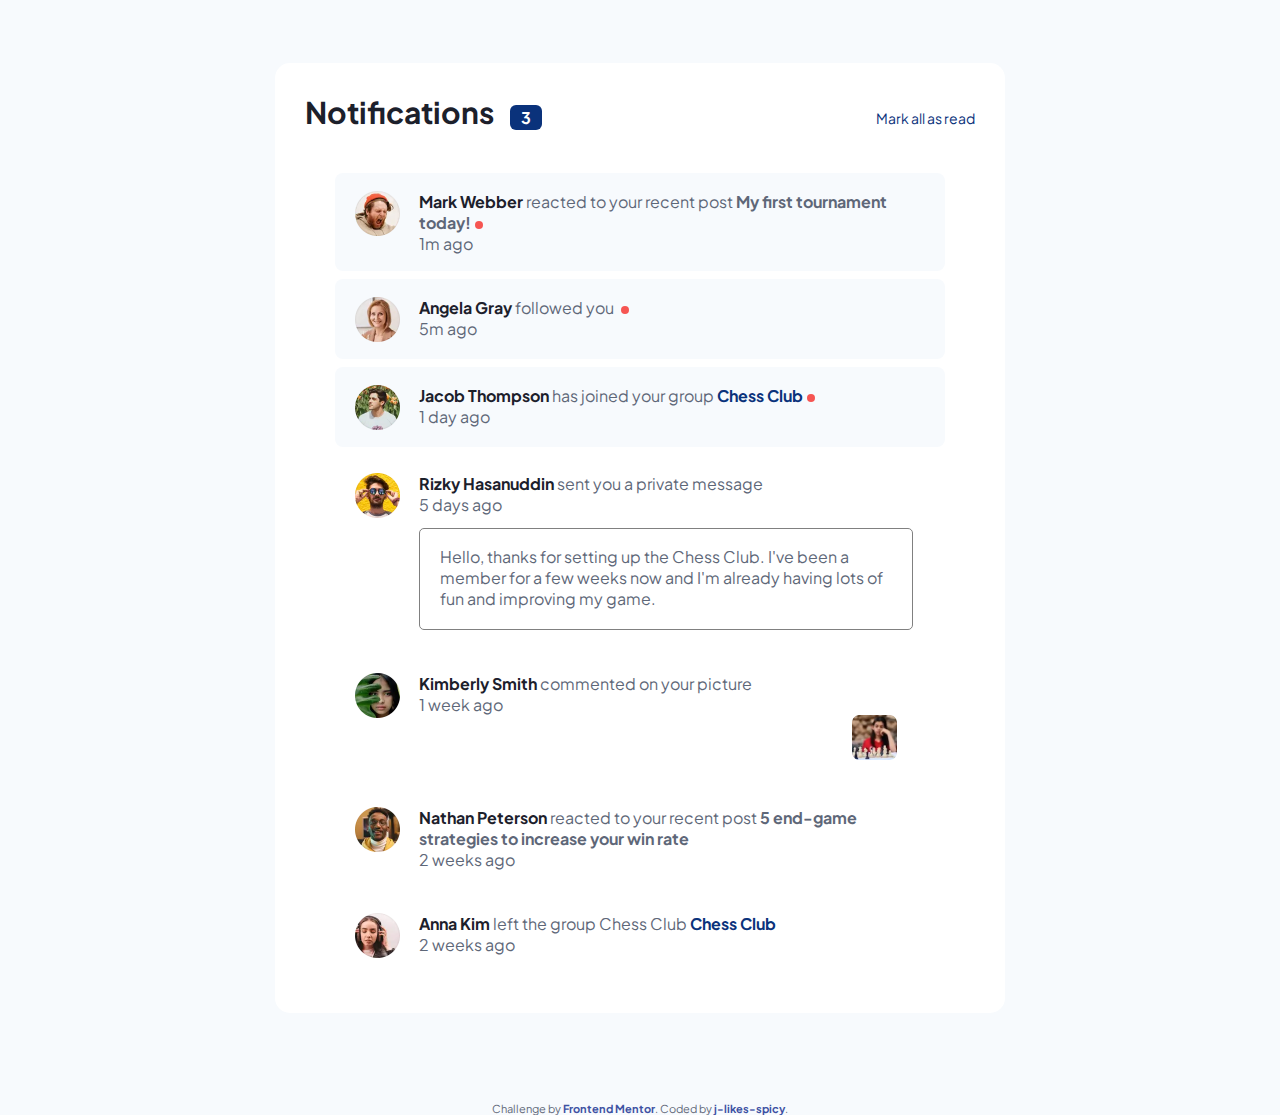
<file: index.html>
<!DOCTYPE html>
<html lang="en">
  <head>
    <meta charset="UTF-8" />
    <meta name="viewport" content="width=device-width, initial-scale=1.0" />
    <!-- displays site properly based on user's device -->

    <link
      rel="icon"
      type="image/png"
      sizes="32x32"
      href="./assets/images/favicon-32x32.png"
    />
    <link rel="stylesheet" href="index.css" />
    <title>Frontend Mentor | Notifications page</title>

    <!-- Feel free to remove these styles or customise in your own stylesheet 👍 -->
    <style>
      .attribution {
        font-size: 11px;
        text-align: center;
      }
      .attribution a {
        color: hsl(228, 45%, 44%);
      }
    </style>
  </head>
  <body>
    <div class="container">
      <div class="container__header">
        <div class="container__header--notifications">
          <h1 id="test">Notifications</h1>
          <span class="notifications__count"></span>
        </div>
        <a href="#" class="container__header--markread">Mark all as read</a>
      </div>
      <div class="page__content"></div>
    </div>

    <div class="attribution">
      Challenge by
      <a href="https://www.frontendmentor.io?ref=challenge" target="_blank"
        >Frontend Mentor</a
      >. Coded by
      <a href="http://www.github.com/j-likes-spicy" target="_blank"
        >j-likes-spicy</a
      >.
    </div>
    <script src="index.js" type="module"></script>
    <script src="data.js" type="module"></script>
  </body>
</html>
</file>
<file: index.css>
@import url("https://fonts.googleapis.com/css2?family=Plus+Jakarta+Sans:wght@200;400;800&display=swap");

:root {
  font-size: 16px;
  --blue: #0a327b;
  --red: #f65552;
  --darkblue: #1c202b;
  --darkgrayblue: #5e6778;
  --grayblue: #939cad;
  --lightgrayblue: #e5effa;
  --snow: #f7fafd;
  --white: #ffffff;
}

* {
  margin: 0;
  padding: 0;
  box-sizing: border-box;
}

body {
  background: var(--snow);
  font-family: "Plus Jakarta Sans", sans-serif;
  color: var(--darkgrayblue);
}

a {
  text-decoration: none;
  color: var(--blue);
  font-weight: bold;
}

.container {
  margin: 3.9375rem auto 5.5625rem auto;
  background: var(--white);
  padding: 1.875rem;
  border-radius: 0.9375rem;
  width: 45.625rem;
}

.container__header {
  display: flex;
  justify-content: space-between;
  align-items: baseline;
  margin-bottom: 1.9375rem;
}

.container__header--notifications {
  display: flex;
  gap: 1rem;
  align-items: baseline;
}

h1 {
  font-size: 1.875rem;
  color: var(--darkblue);
}

.container__header--markread {
  font-weight: 400;
  font-size: 0.875rem;
  text-decoration: none;
}

.container__header--markread:hover {
  cursor: pointer;
}

.graytext {
  color: var(--darkgrayblue);
  font-weight: bold;
}

.graytext:hover {
  color: var(--blue);
}

.message__image {
  margin-left: 130%;
  height: 2.8125rem;
  width: 2.8125rem;
  border-radius: 0.4375rem;
}

.message__image:hover {
  cursor: pointer;
}

.online {
  background: var(--red);
  height: 0.5rem;
  width: 0.5rem;
  border-radius: 50%;
  display: inline-flex;
  margin-left: 0.25rem;
}

.notifications__count {
  display: inline-flex;
  justify-content: center;
  align-items: center;
  background: var(--blue);
  width: 2rem;
  height: 25px;
  border-radius: 0.375rem;
  color: var(--white);
  font-size: 1rem;
  font-weight: bold;
  margin-bottom: 0.75rem;
}

.notification__container {
  display: flex;
  justify-content: flex-start;
  margin: 0.5rem 1.875rem;
  padding: 1.125rem 2rem 1.0625rem 1.25rem;
  max-width: 41.875rem;
  border-radius: 0.5rem;
}

.unread {
  background: var(--snow);
  margin-right: 30px;
}

.notification__container--avatar {
  width: 2.8125rem;
  height: 2.8125rem;
  margin-right: 1.1875rem;
}

.notification__container--group {
  display: flex;
  flex-direction: column;
}

.user {
  font-weight: bold;
  color: var(--darkblue);
}

.usermessage__box {
  padding: 1.0625rem 1.25rem 1.25rem 1.25rem;
  border: 1px solid gray;
  margin-top: 0.8125rem;
  border-radius: 0.3125rem;
}

.usermessage__box:hover {
  cursor: pointer;
  border: none;
  background: #e5effa;
}

.read {
  background: white;
}

/* Mobile Viewport Styling container: 16 * 24 */
@media screen and (max-width: 375px) {
  body {
    background: white;
    font-size: 0.875rem;
  }

  h1 {
    font-size: 1.25rem;
  }

  .container {
    margin: 1.5rem 1rem;
    width: 21.4375rem;
    display: flex;
    flex-direction: column;
  }

  .container__header {
    font-size: 1.25rem;
  }

  .message__image {
    margin: auto;
  }

  .notification__container--avatar {
    width: 2.4375rem;
    height: 2.4375rem;
  }

  .notification__container {
    margin: 0.625rem;
    padding: 1rem;
  }
}
</file>
